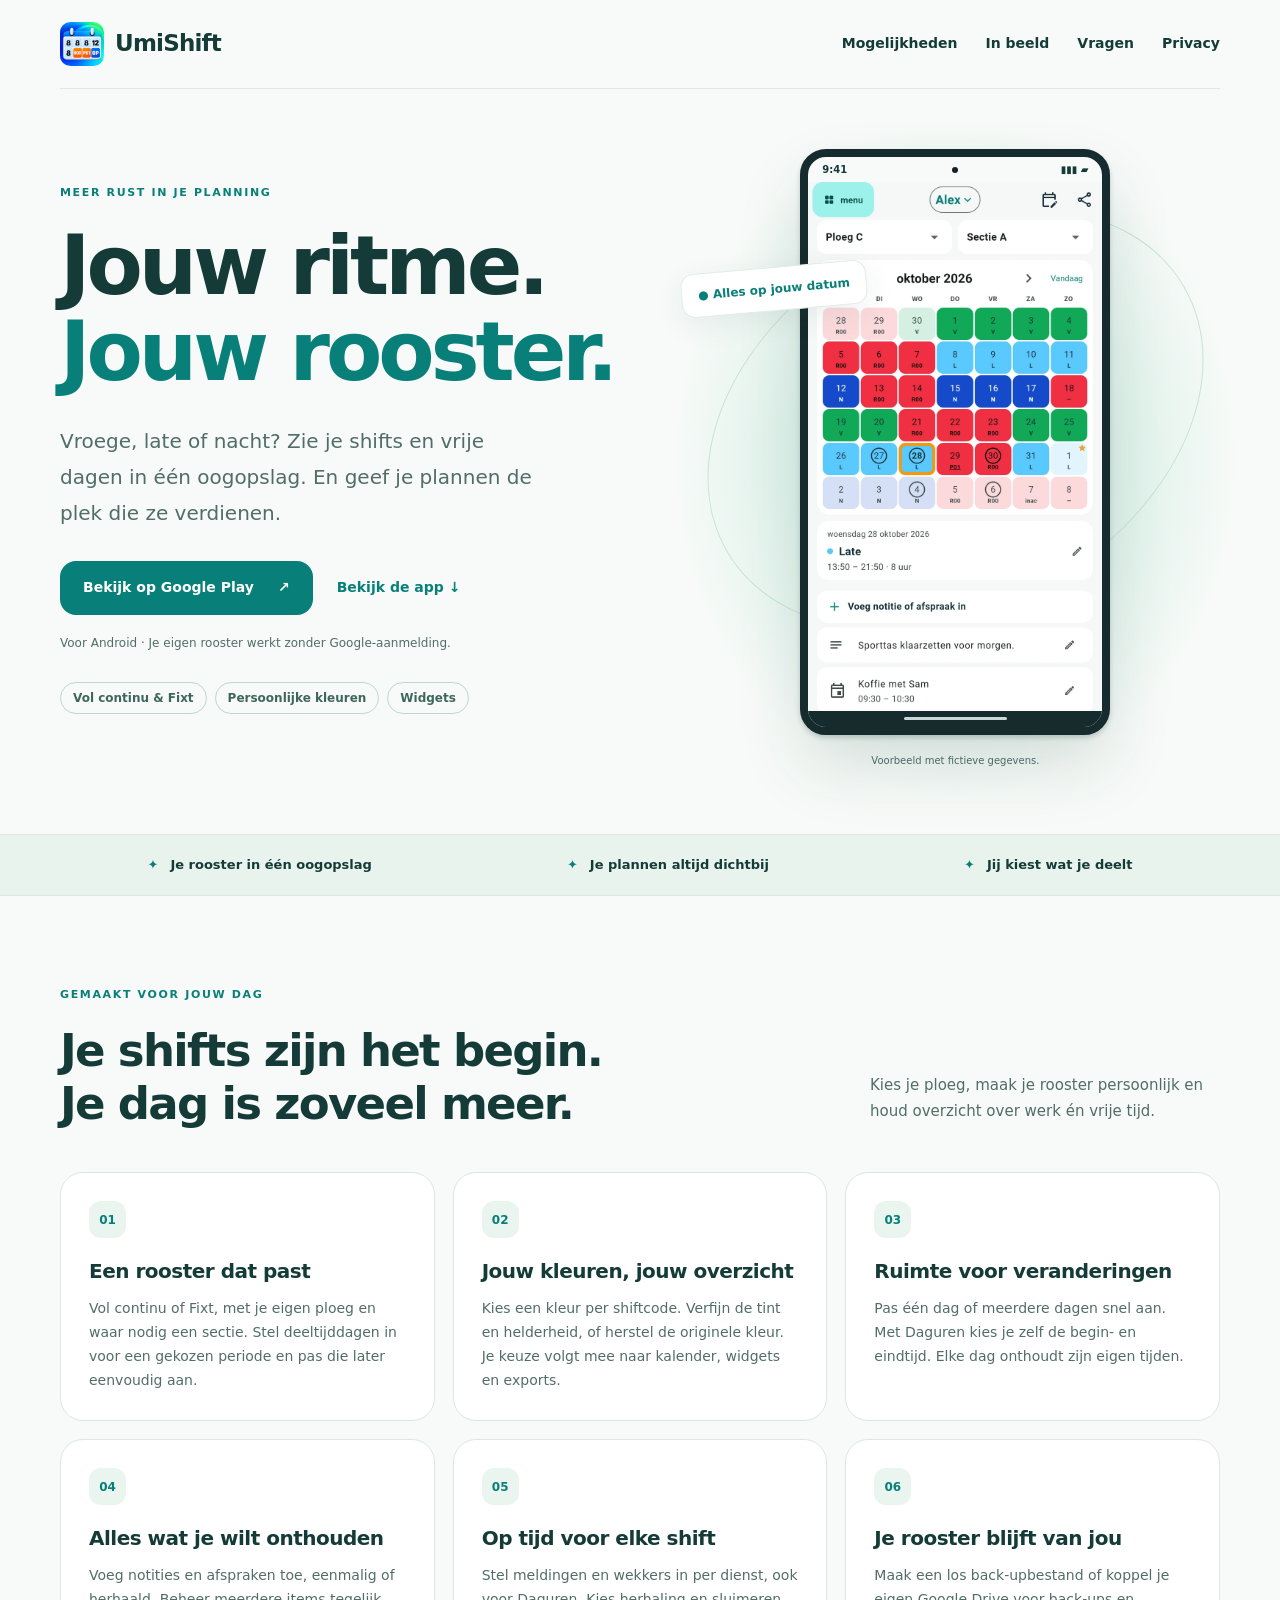
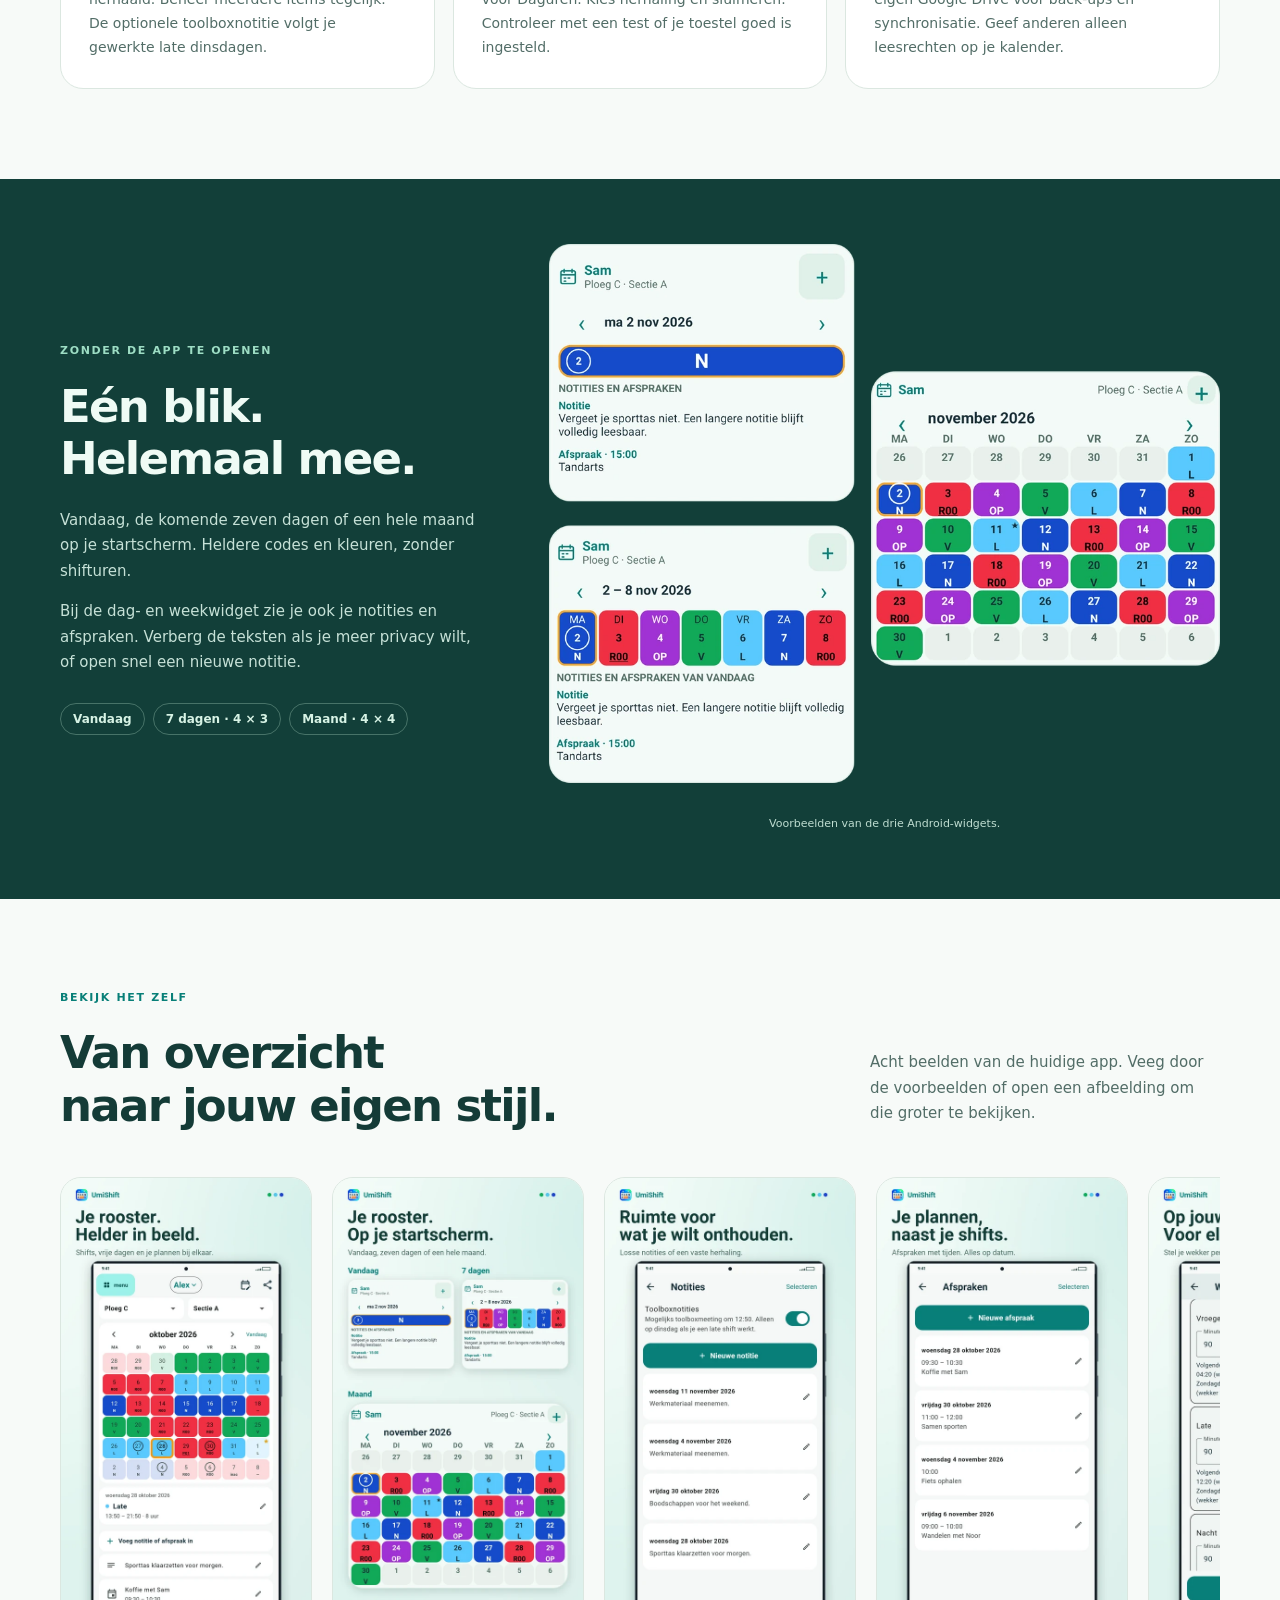
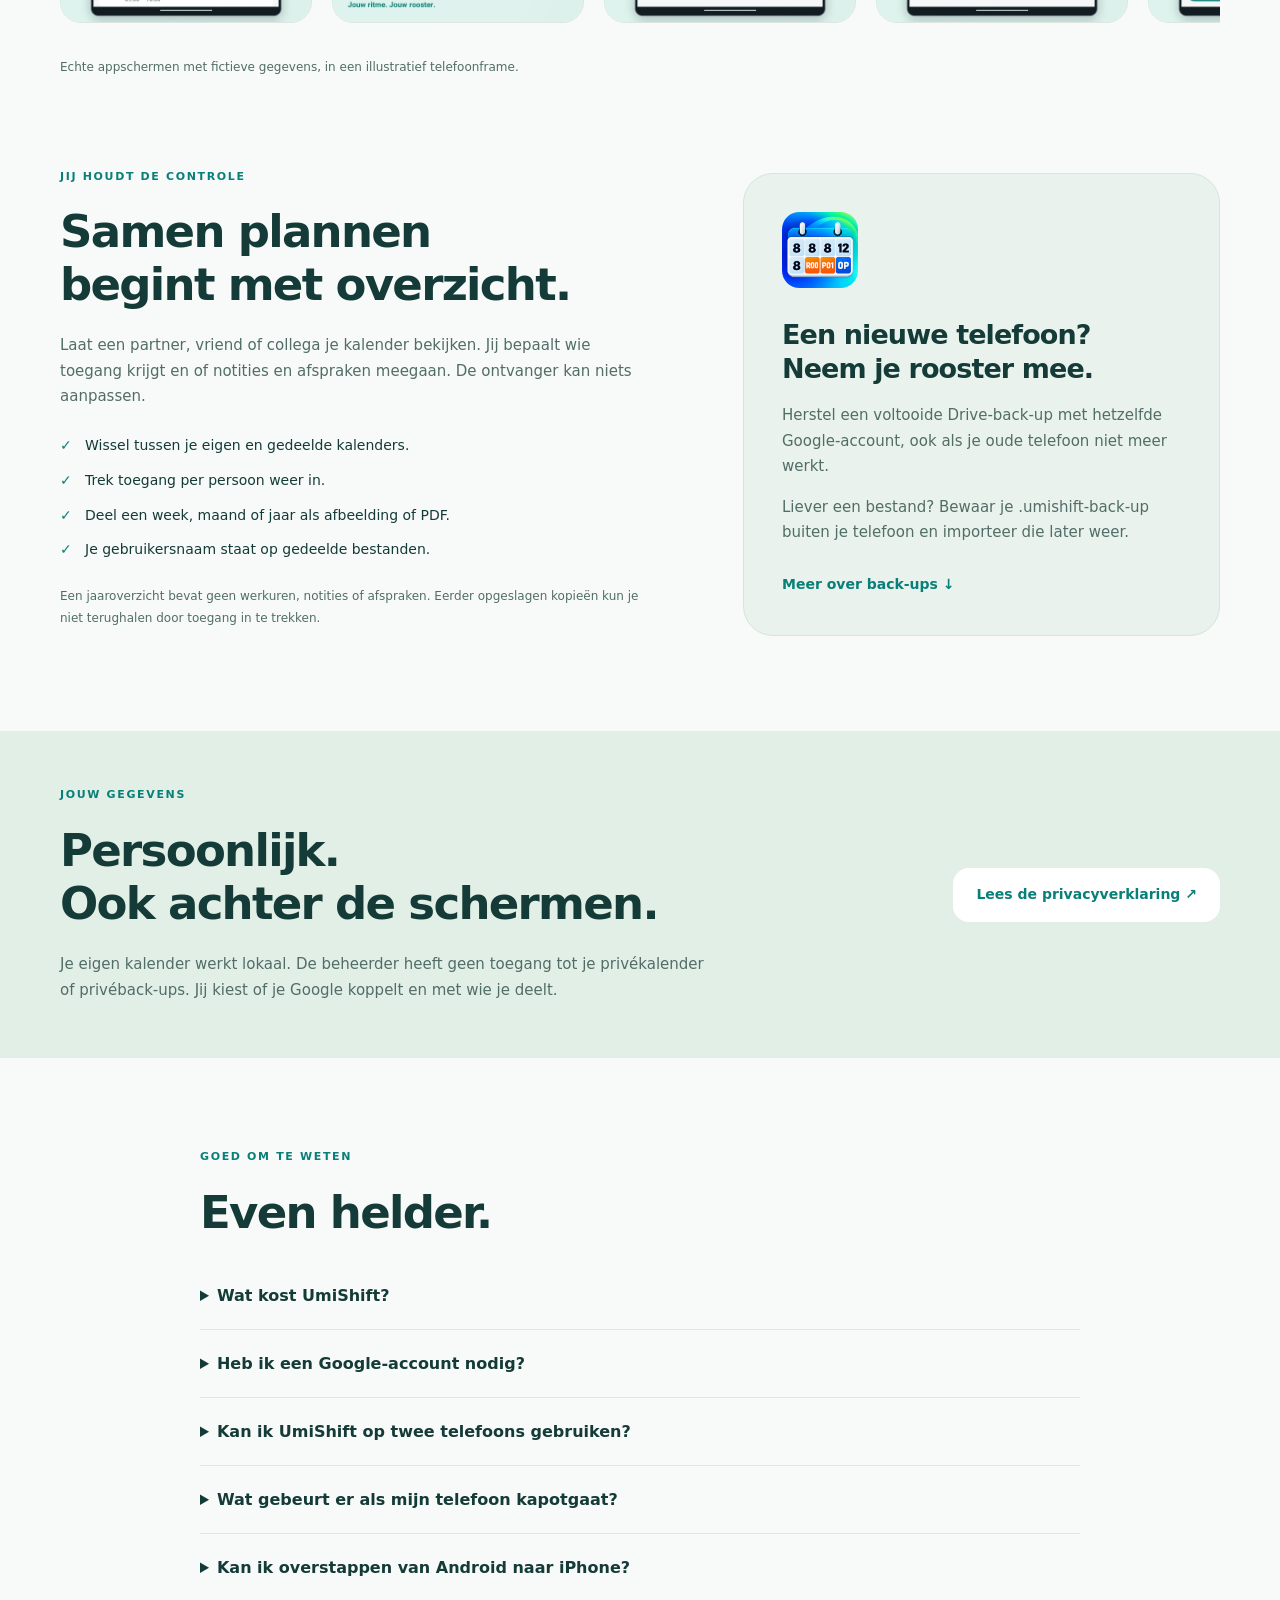
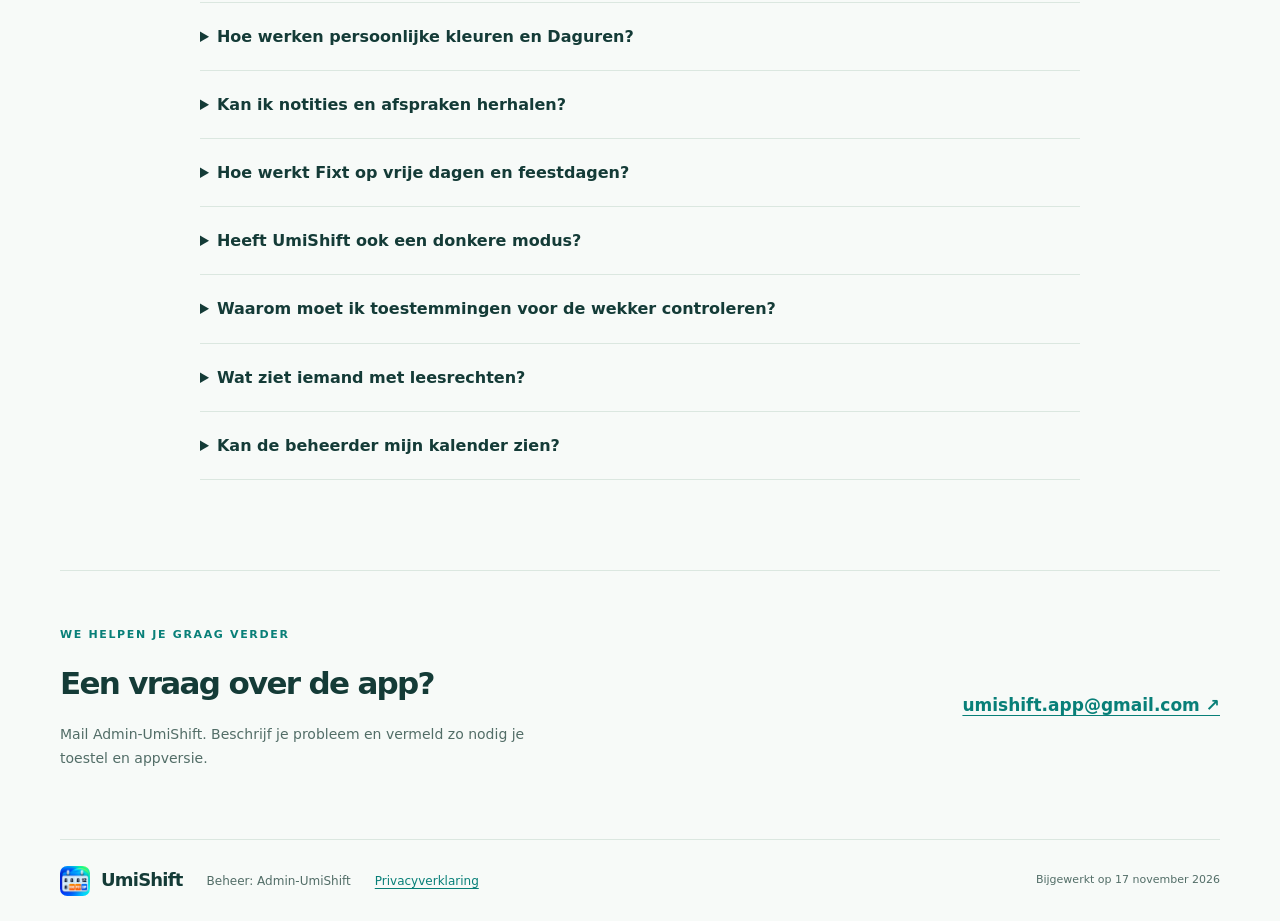
<file: index.html>
<!doctype html>
<html lang="nl">
<head>
  <meta charset="utf-8">
  <meta name="viewport" content="width=device-width, initial-scale=1">
  <meta name="description" content="Jouw ritme. Jouw rooster. UmiShift voor Android brengt je shifts, notities en afspraken samen. Met eigen kleuren, widgets en optionele Google Drive-back-ups.">
  <meta name="google-site-verification" content="CKSwrVfB30yDJoSFj_7Dti12ZYlIlhqrHgDrj8dcSVE">
  <meta name="theme-color" content="#087f78">
  <meta property="og:type" content="website">
  <meta property="og:locale" content="nl_BE">
  <meta property="og:title" content="UmiShift · Jouw ritme. Jouw rooster.">
  <meta property="og:description" content="Je shifts en je plannen. Samen in één helder overzicht.">
  <meta property="og:url" content="https://kolapps.github.io/">
  <meta property="og:image" content="https://kolapps.github.io/images/social.png">
  <meta property="og:image:alt" content="UmiShift met een voorbeeld van de kalender">
  <title>UmiShift · Jouw ritme. Jouw rooster.</title>
  <link rel="canonical" href="https://kolapps.github.io/">
  <link rel="icon" type="image/png" sizes="32x32" href="favicon-32.png">
  <link rel="apple-touch-icon" href="apple-touch-icon.png">
  <link rel="stylesheet" href="style.css">
</head>
<body>
  <a class="skip" href="#inhoud">Naar de inhoud</a>
  <header class="site-header wrap">
    <a class="brand" href="./" aria-label="UmiShift, startpagina"><img src="icon.png" alt="" width="44" height="44"><span>UmiShift</span></a>
    <nav aria-label="Hoofdnavigatie"><a href="#mogelijkheden">Mogelijkheden</a><a href="#in-beeld">In beeld</a><a href="#vragen">Vragen</a><a href="privacy.html">Privacy</a></nav>
  </header>
  <main id="inhoud">
    <section class="hero wrap">
      <div class="hero-copy">
        <p class="eyebrow">MEER RUST IN JE PLANNING</p>
        <h1>Jouw ritme.<br><span>Jouw rooster.</span></h1>
        <p class="intro">Vroege, late of nacht? Zie je shifts en vrije dagen in één oogopslag. En geef je plannen de plek die ze verdienen.</p>
        <div class="hero-actions"><a class="button" href="https://play.google.com/store/apps/details?id=be.umishift.app">Bekijk op Google Play <span aria-hidden="true">↗</span></a><a class="text-link" href="#in-beeld">Bekijk de app ↓</a></div>
        <p class="fine-print">Voor Android · Je eigen rooster werkt zonder Google-aanmelding.</p>
        <div class="hero-tags"><span>Vol continu &amp; Fixt</span><span>Persoonlijke kleuren</span><span>Widgets</span></div>
      </div>
      <figure class="hero-visual">
        <div class="orbit" aria-hidden="true"></div><span class="floating-label">● Alles op jouw datum</span>
        <div class="phone-mock"><div class="phone-status" aria-hidden="true"><span>9:41</span><i></i><span>▮▮▮ ▰</span></div><img src="images/calendar.webp" width="800" height="1440" alt="De UmiShift-kalender met gekleurde shiftcodes, een notitie en een afspraak" fetchpriority="high"><div class="phone-bottom" aria-hidden="true"></div></div>
        <figcaption>Voorbeeld met fictieve gegevens.</figcaption>
      </figure>
    </section>
    <div class="benefit-band"><div class="wrap"><span>Je rooster in één oogopslag</span><span>Je plannen altijd dichtbij</span><span>Jij kiest wat je deelt</span></div></div>
    <section class="section wrap" id="mogelijkheden" aria-labelledby="features-title">
      <div class="section-heading"><div><p class="eyebrow">GEMAAKT VOOR JOUW DAG</p><h2 id="features-title">Je shifts zijn het begin.<br>Je dag is zoveel meer.</h2></div><p>Kies je ploeg, maak je rooster persoonlijk en houd overzicht over werk én vrije tijd.</p></div>
      <div class="feature-grid">
        <article><span class="number">01</span><h3>Een rooster dat past</h3><p>Vol continu of Fixt, met je eigen ploeg en waar nodig een sectie. Stel deeltijddagen in voor een gekozen periode en pas die later eenvoudig aan.</p></article>
        <article><span class="number">02</span><h3>Jouw kleuren, jouw overzicht</h3><p>Kies een kleur per shiftcode. Verfijn de tint en helderheid, of herstel de originele kleur. Je keuze volgt mee naar kalender, widgets en exports.</p></article>
        <article><span class="number">03</span><h3>Ruimte voor veranderingen</h3><p>Pas één dag of meerdere dagen snel aan. Met Daguren kies je zelf de begin- en eindtijd. Elke dag onthoudt zijn eigen tijden.</p></article>
        <article><span class="number">04</span><h3>Alles wat je wilt onthouden</h3><p>Voeg notities en afspraken toe, eenmalig of herhaald. Beheer meerdere items tegelijk. De optionele toolboxnotitie volgt je gewerkte late dinsdagen.</p></article>
        <article><span class="number">05</span><h3>Op tijd voor elke shift</h3><p>Stel meldingen en wekkers in per dienst, ook voor Daguren. Kies herhaling en sluimeren. Controleer met een test of je toestel goed is ingesteld.</p></article>
        <article><span class="number">06</span><h3>Je rooster blijft van jou</h3><p>Maak een los back-upbestand of koppel je eigen Google Drive voor back-ups en synchronisatie. Geef anderen alleen leesrechten op je kalender.</p></article>
      </div>
    </section>
    <section class="widget-section" aria-labelledby="widget-title"><div class="wrap widget-layout">
      <div><p class="eyebrow">ZONDER DE APP TE OPENEN</p><h2 id="widget-title">Eén blik.<br>Helemaal mee.</h2><p>Vandaag, de komende zeven dagen of een hele maand op je startscherm. Heldere codes en kleuren, zonder shifturen.</p><p>Bij de dag- en weekwidget zie je ook je notities en afspraken. Verberg de teksten als je meer privacy wilt, of open snel een nieuwe notitie.</p><div class="hero-tags"><span>Vandaag</span><span>7 dagen · 4 × 3</span><span>Maand · 4 × 4</span></div></div>
      <figure><img src="images/widgets.webp" width="1000" height="840" alt="De echte UmiShift-widgets voor vandaag, zeven dagen en een maand" loading="lazy"><figcaption>Voorbeelden van de drie Android-widgets.</figcaption></figure>
    </div></section>
    <section class="section wrap" id="in-beeld" aria-labelledby="screens-title">
      <div class="section-heading"><div><p class="eyebrow">BEKIJK HET ZELF</p><h2 id="screens-title">Van overzicht<br>naar jouw eigen stijl.</h2></div><p>Acht beelden van de huidige app. Veeg door de voorbeelden of open een afbeelding om die groter te bekijken.</p></div>
      <div class="screenshot-gallery" tabindex="0" role="region" aria-label="Acht voorbeelden van UmiShift; horizontaal scrollbaar">
        <a href="images/01-kalender.webp"><img src="images/01-kalender.webp" alt="Kalender met shifts, notitie en afspraak" width="540" height="960" loading="lazy"></a>
        <a href="images/02-widgets.webp"><img src="images/02-widgets.webp" alt="Widgets voor vandaag, zeven dagen en de maand" width="540" height="960" loading="lazy"></a>
        <a href="images/03-notities.webp"><img src="images/03-notities.webp" alt="Notities en de schakelaar voor toolboxnotities" width="540" height="960" loading="lazy"></a>
        <a href="images/04-afspraken.webp"><img src="images/04-afspraken.webp" alt="Afspraken met begin- en eindtijden" width="540" height="960" loading="lazy"></a>
        <a href="images/05-wekker.webp"><img src="images/05-wekker.webp" alt="Wekkerinstellingen per shift" width="540" height="960" loading="lazy"></a>
        <a href="images/06-backups.webp"><img src="images/06-backups.webp" alt="Handmatige en automatische back-ups via Google Drive" width="540" height="960" loading="lazy"></a>
        <a href="images/07-kalender-delen.webp"><img src="images/07-kalender-delen.webp" alt="Kalender delen met leesrechten en keuzes voor notities en afspraken" width="540" height="960" loading="lazy"></a>
        <a href="images/08-shiftkleuren.webp"><img src="images/08-shiftkleuren.webp" alt="Kleurkiezer met kleurenbalk, verfijningsvlak en direct voorbeeld" width="540" height="960" loading="lazy"></a>
      </div><p class="caption">Echte appschermen met fictieve gegevens, in een illustratief telefoonframe.</p>
    </section>
    <section class="section wrap split-section" aria-labelledby="sharing-title">
      <div><p class="eyebrow">JIJ HOUDT DE CONTROLE</p><h2 id="sharing-title">Samen plannen<br>begint met overzicht.</h2><p>Laat een partner, vriend of collega je kalender bekijken. Jij bepaalt wie toegang krijgt en of notities en afspraken meegaan. De ontvanger kan niets aanpassen.</p><ul class="check-list"><li>Wissel tussen je eigen en gedeelde kalenders.</li><li>Trek toegang per persoon weer in.</li><li>Deel een week, maand of jaar als afbeelding of PDF.</li><li>Je gebruikersnaam staat op gedeelde bestanden.</li></ul><p class="fine-print">Een jaaroverzicht bevat geen werkuren, notities of afspraken. Eerder opgeslagen kopieën kun je niet terughalen door toegang in te trekken.</p></div>
      <div class="quiet-card"><img src="icon.png" alt="" width="76" height="76" loading="lazy"><h3>Een nieuwe telefoon?<br>Neem je rooster mee.</h3><p>Herstel een voltooide Drive-back-up met hetzelfde Google-account, ook als je oude telefoon niet meer werkt.</p><p>Liever een bestand? Bewaar je .umishift-back-up buiten je telefoon en importeer die later weer.</p><a class="text-link" href="#vragen">Meer over back-ups ↓</a></div>
    </section>
    <section class="privacy-strip"><div class="wrap privacy-strip-inner"><div><p class="eyebrow">JOUW GEGEVENS</p><h2>Persoonlijk.<br>Ook achter de schermen.</h2><p>Je eigen kalender werkt lokaal. De beheerder heeft geen toegang tot je privékalender of privéback-ups. Jij kiest of je Google koppelt en met wie je deelt.</p></div><a class="button button-light" href="privacy.html">Lees de privacyverklaring ↗</a></div></section>
    <section class="section faq wrap" id="vragen" aria-labelledby="faq-title">
      <p class="eyebrow">GOED OM TE WETEN</p><h2 id="faq-title">Even helder.</h2>
      <details><summary>Wat kost UmiShift?</summary><p>UmiShift is momenteel gratis te gebruiken. Later kunnen bepaalde functies betalend worden via een aankoop in de app. Prijzen en voorwaarden worden vooraf duidelijk meegedeeld. Je betaalt alleen als je zelf een aankoop bevestigt.</p></details>
      <details><summary>Heb ik een Google-account nodig?</summary><p>Nee voor je eigen rooster, wijzigingen, notities en afspraken. Een Google-account is wel nodig voor Drive-back-ups, synchronisatie en het delen of openen van een gedeelde kalender. Je kunt ook alleen gedeelde kalenders gebruiken, zonder een eigen rooster te kiezen.</p></details>
      <details><summary>Kan ik UmiShift op twee telefoons gebruiken?</summary><p>Ja. Koppel hetzelfde Google-account en schakel automatische back-up en synchronisatie in, of kies Nu synchroniseren. Offline wijzigingen worden later verwerkt. Dit is geen gegarandeerde onmiddellijke liveverbinding: Android, je netwerk en batterijbeheer bepalen wanneer achtergrondtaken kunnen starten. Meldingen en wekkers kun je per toestel aan- of uitzetten.</p></details>
      <details><summary>Wat gebeurt er als mijn telefoon kapotgaat?</summary><p>Je kunt op een nieuwe telefoon een eerder voltooide cloudback-up herstellen met hetzelfde Google-account. De oude telefoon is niet nodig. Een los back-upbestand werkt ook als je dat buiten de oude telefoon hebt bewaard. Zonder zo'n back-up kunnen verloren lokale gegevens niet worden teruggehaald.</p></details>
      <details><summary>Kan ik overstappen van Android naar iPhone?</summary><p>De huidige app is alleen voor Android. Er is nog geen beschikbare iOS-app of automatische iCloud-back-up. Het UmiShift-bestandsformaat is voorbereid op een latere iOS-versie. Een volledig iPhone-systeemback-upbestand kun je niet importeren. Een los .umishift-bestand uit iCloud Drive kun je na downloaden wel op Android herstellen.</p></details>
      <details><summary>Hoe werken persoonlijke kleuren en Daguren?</summary><p>Onder Weergave en widgets kies je Shiftkleuren. Tik op een code om de kleur te verfijnen of te herstellen. Kleuren gaan mee in je back-up en synchronisatie. Elke datum met Daguren onthoudt zijn eigen tijden. Een algemene Dag-kleur geldt ook voor bestaande dagen; na herstel van die algemene kleur verschijnen de oorspronkelijke kleuren per datum weer.</p></details>
      <details><summary>Kan ik notities en afspraken herhalen?</summary><p>Ja, via Notities of Afspraken in het menu. Kies je herhaling, interval en einddatum. Je kunt meerdere items tegelijk verwijderen. De optionele toolboxnotitie verschijnt alleen op een dinsdag waarop je daadwerkelijk een late shift werkt.</p></details>
      <details><summary>Hoe werkt Fixt op vrije dagen en feestdagen?</summary><p>Fixt heeft ploegen A, B en C, zonder secties. Je werkt op weekdagen; weekends krijgen inac. Bij het instellen kies je of je op feestdagen werkt. Zonder werk op een feestdag verschijnt F. Een ingestelde deeltijddag krijgt INDT, ook als die samenvalt met een feestdag. Deeltijds werken kun je ook bij vol continu instellen.</p></details>
      <details><summary>Heeft UmiShift ook een donkere modus?</summary><p>Ja. Kies licht, donker of volg de instelling van je telefoon. Je eigen kleurkeuzes blijven behouden.</p><img src="images/dark-calendar.webp" alt="Voorbeeld van de kalender in donkere modus" width="240" height="432" loading="lazy"></details>
      <details><summary>Waarom moet ik toestemmingen voor de wekker controleren?</summary><p>Android-toestemmingen en batterijbeheer kunnen meldingen en wekkers beïnvloeden. Controle en testen helpt je onder andere het alarmvolume, nauwkeurige alarmen en volledig scherm na te kijken. Test een wekker op je eigen toestel voordat je erop vertrouwt.</p></details>
      <details><summary>Wat ziet iemand met leesrechten?</summary><p>Je gedeelde hoofdrooster, gebruikersnaam en roosterwijzigingen. Notities en afspraken staan standaard uit; je kiest dit per ontvanger. Afwezigheidscodes blijven onderdeel van het rooster: controleer ook die vóór het delen. Je Google-e-mailadres is zichtbaar als eigenaar. Je kunt de toegang later intrekken.</p></details>
      <details><summary>Kan de beheerder mijn kalender zien?</summary><p>Niet via een beheeromgeving. Je gegevens staan op je toestel en eventueel in je eigen Drive. De beheerder ziet wel informatie die je zelf mailt of bewust met hem deelt. Stuur geen wachtwoorden en maak persoonlijke details op screenshots onleesbaar.</p></details>
    </section>
    <section class="contact wrap"><div><p class="eyebrow">WE HELPEN JE GRAAG VERDER</p><h2>Een vraag over de app?</h2><p>Mail Admin-UmiShift. Beschrijf je probleem en vermeld zo nodig je toestel en appversie.</p></div><a class="contact-link" href="mailto:umishift.app@gmail.com">umishift.app@gmail.com ↗</a></section>
  </main>
  <footer class="site-footer wrap"><a class="brand" href="./"><img src="icon.png" alt="" width="30" height="30"><span>UmiShift</span></a><span>Beheer: Admin-UmiShift</span><a href="privacy.html">Privacyverklaring</a><small>Bijgewerkt op 17 november 2026</small></footer>
</body>
</html>
</file>
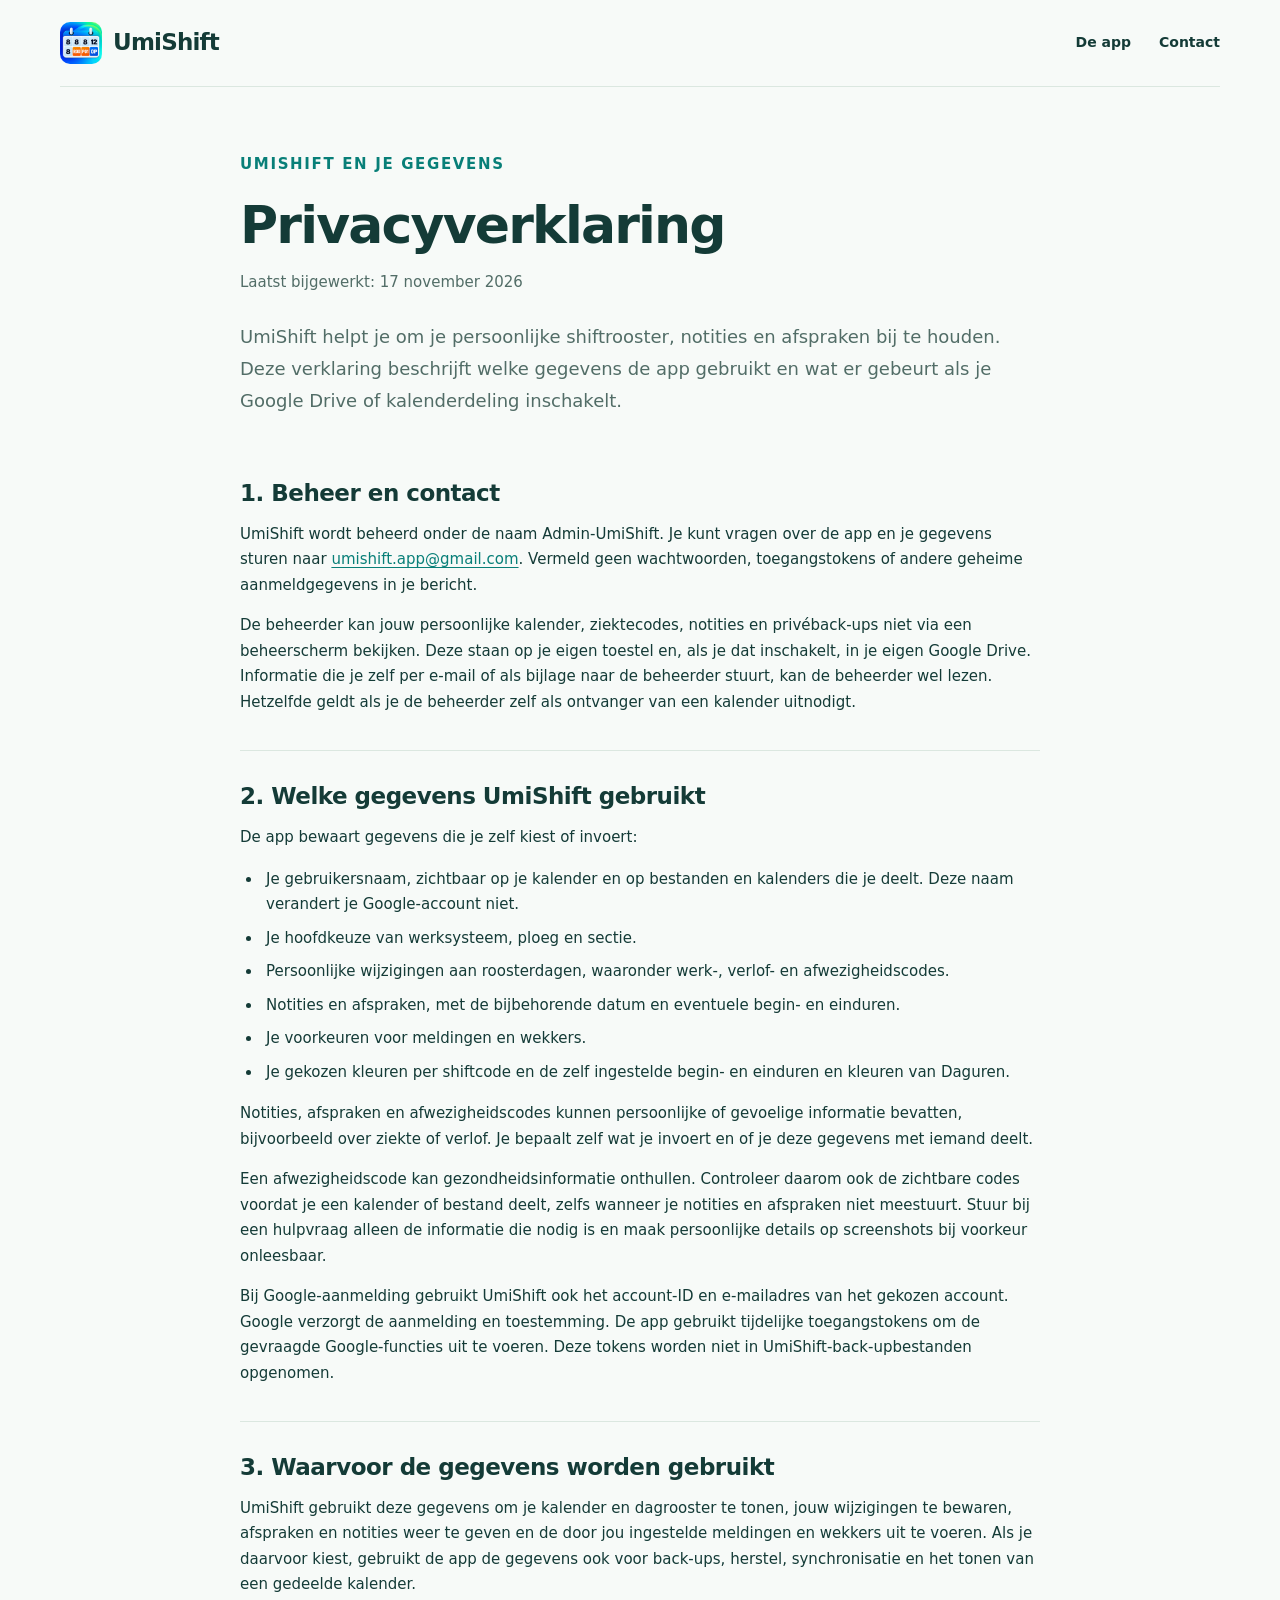
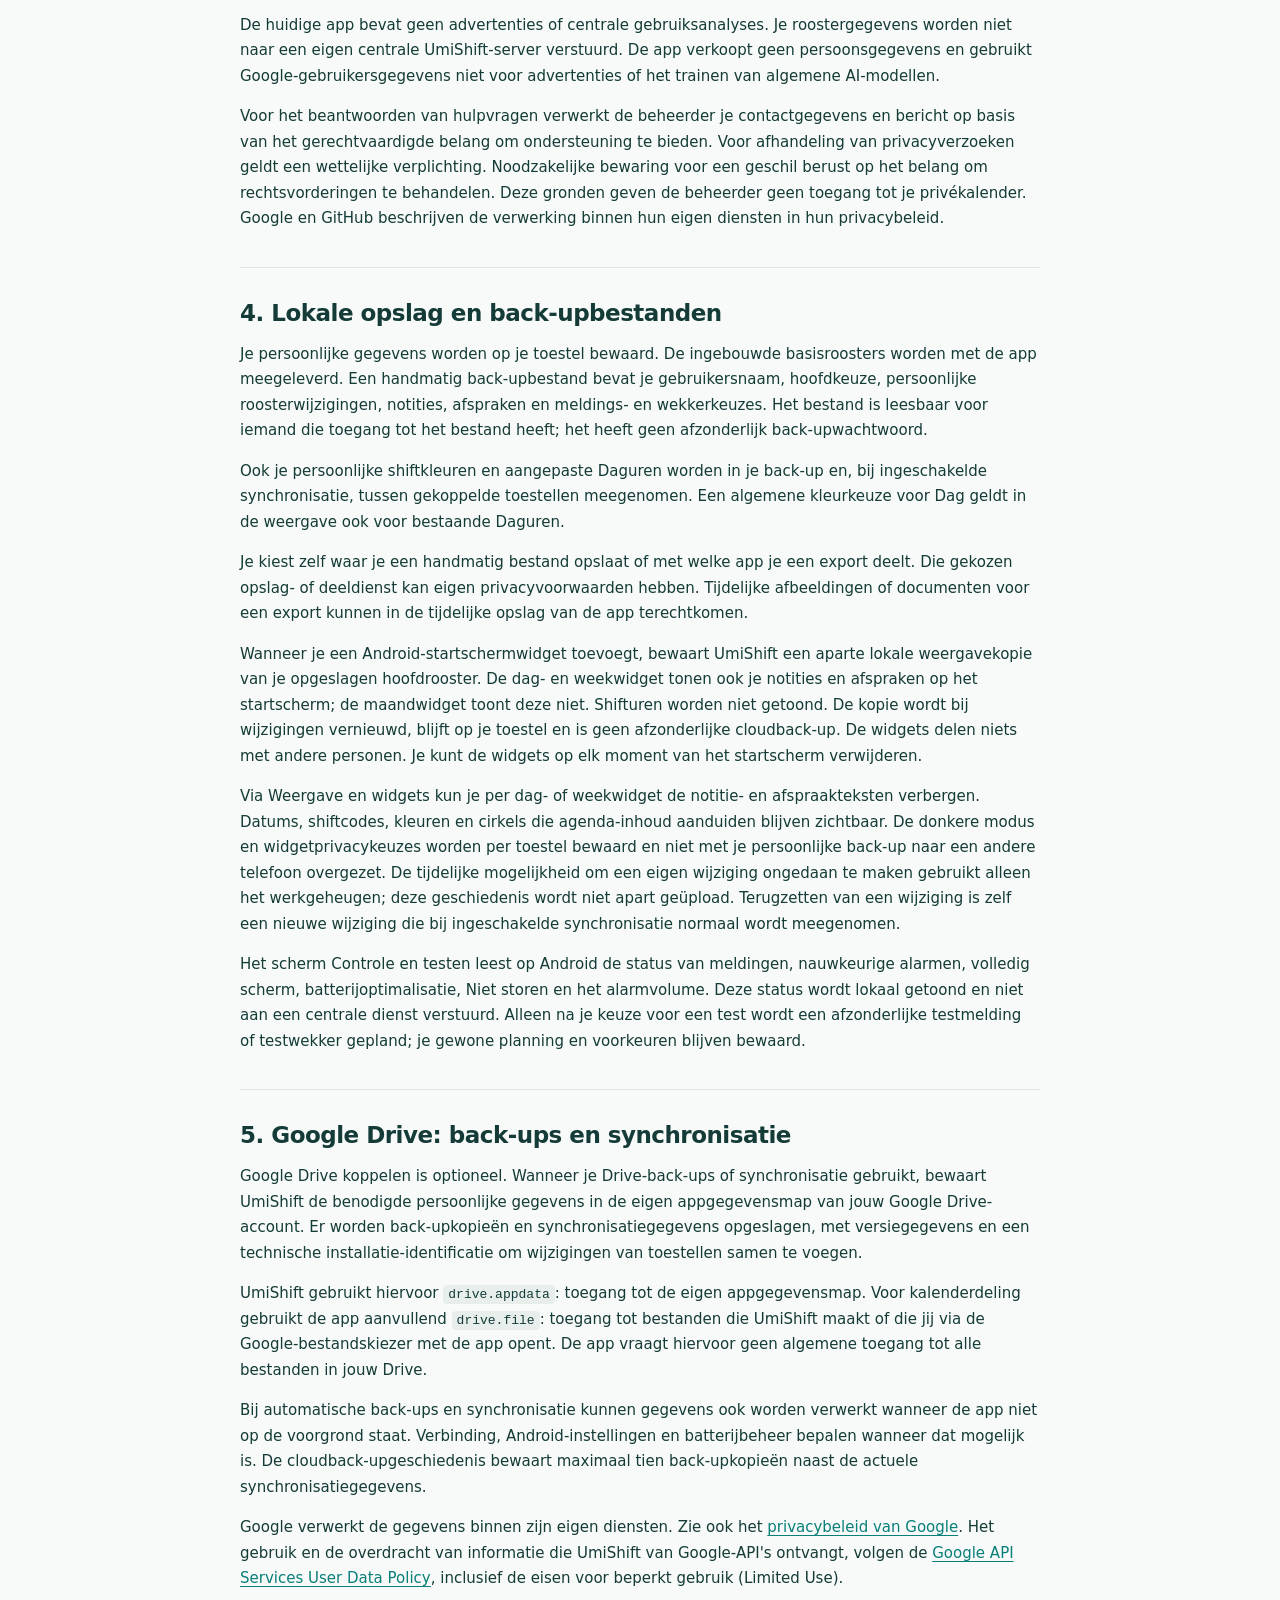
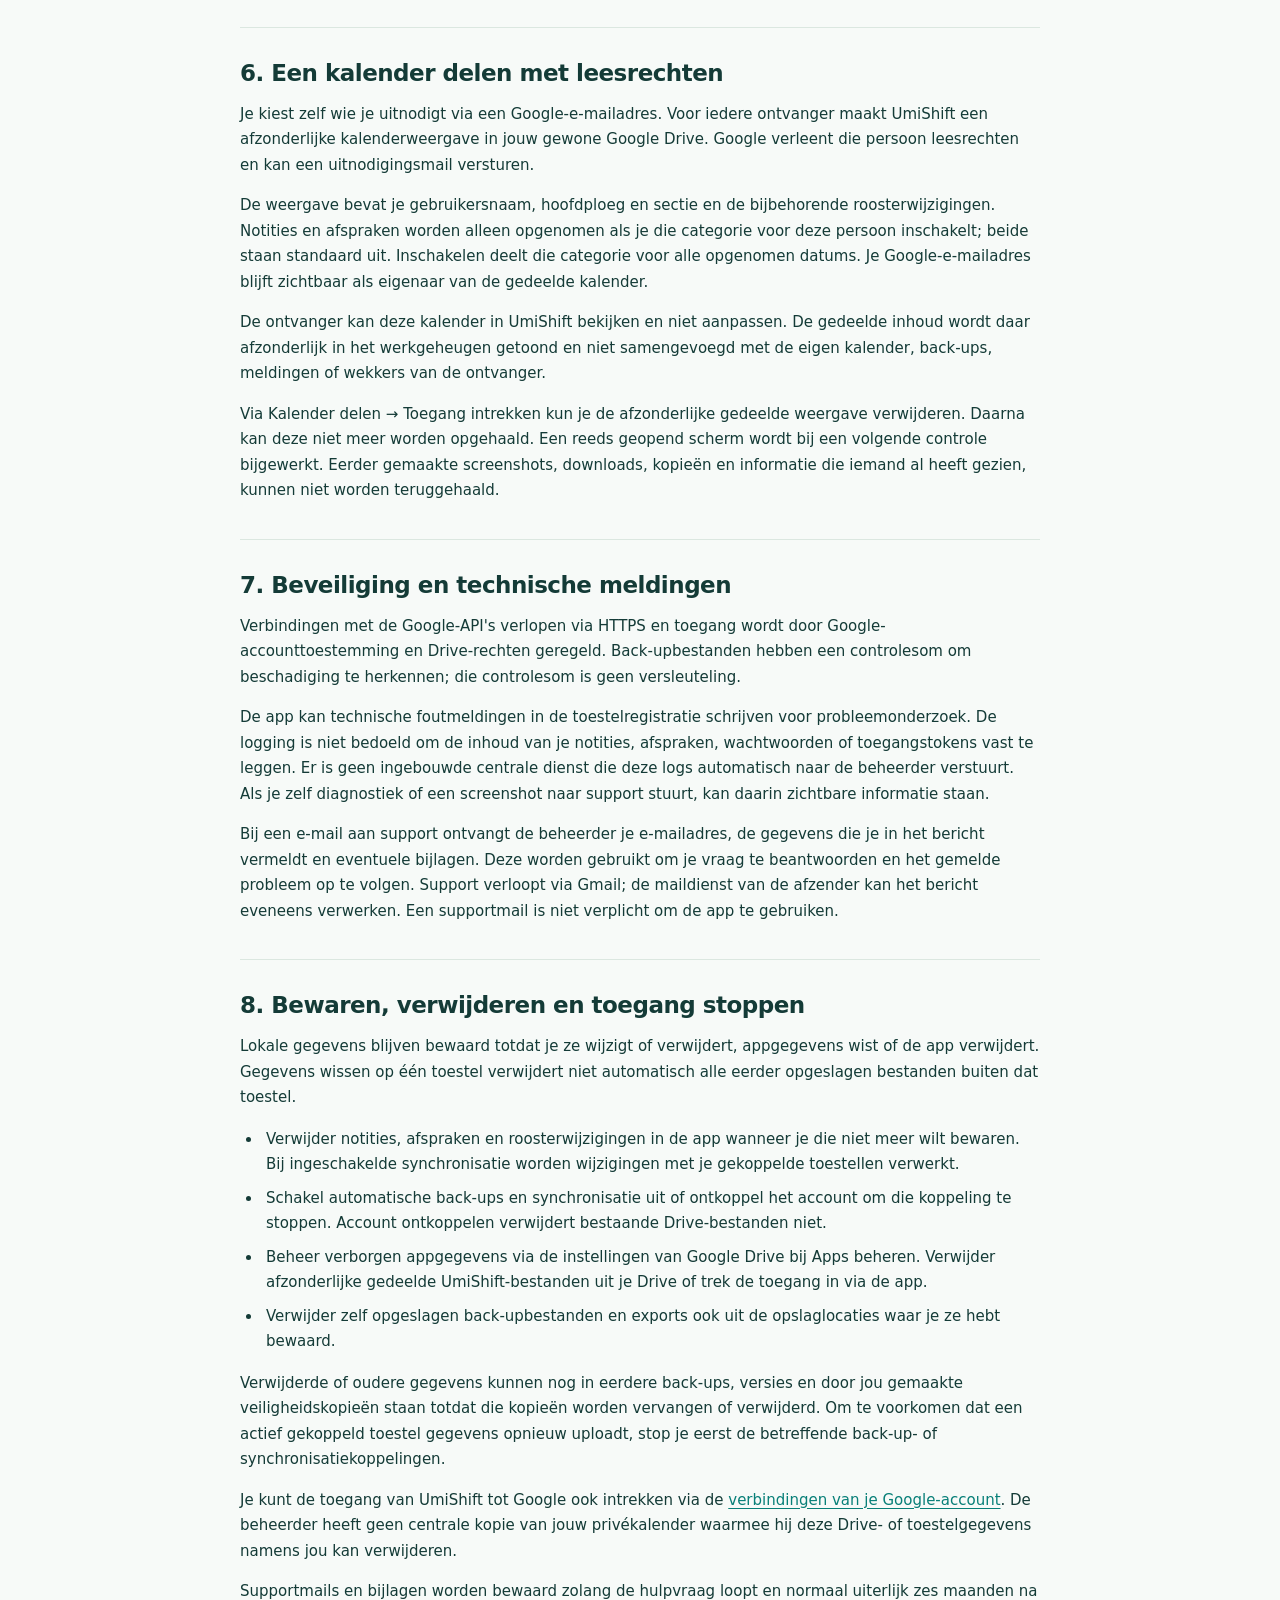
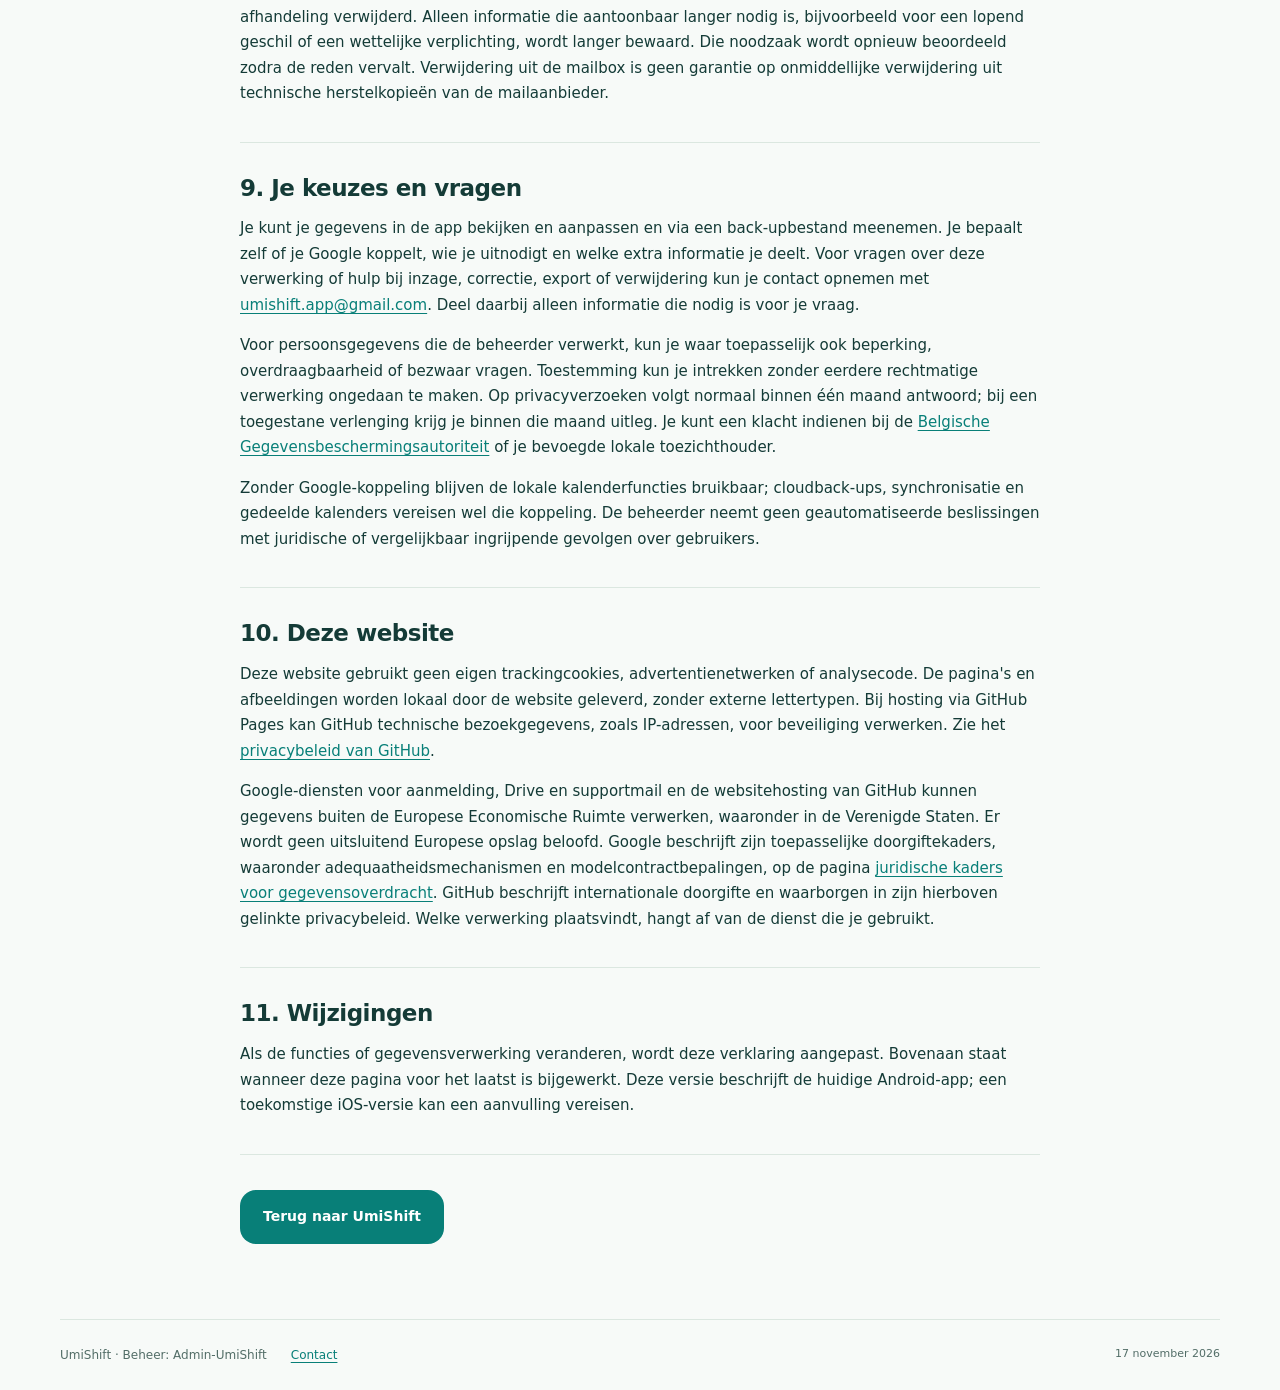
<file: privacy.html>
<!doctype html>
<html lang="nl">
<head>
  <meta charset="utf-8">
  <meta name="viewport" content="width=device-width, initial-scale=1">
  <meta name="description" content="Hoe UmiShift omgaat met je rooster, notities, afspraken, Google Drive-back-ups en gedeelde kalenders.">
  <title>Privacyverklaring · UmiShift</title>
  <link rel="icon" type="image/png" href="icon.png">
  <link rel="stylesheet" href="style.css">
</head>
<body>
  <a class="skip" href="#inhoud">Naar de inhoud</a>
  <header class="site-header wrap"><a class="brand" href="./" aria-label="UmiShift, startpagina"><img src="icon.png" alt="" width="42" height="42"><span>UmiShift</span></a><nav aria-label="Hoofdnavigatie"><a href="./">De app</a><a href="mailto:umishift.app@gmail.com">Contact</a></nav></header>
  <main id="inhoud" class="policy wrap">
    <p class="eyebrow">UMISHIFT EN JE GEGEVENS</p>
    <h1>Privacyverklaring</h1>
    <p class="policy-date">Laatst bijgewerkt: 17 november 2026</p>
    <p class="intro">UmiShift helpt je om je persoonlijke shiftrooster, notities en afspraken bij te houden. Deze verklaring beschrijft welke gegevens de app gebruikt en wat er gebeurt als je Google Drive of kalenderdeling inschakelt.</p>
    <section><h2>1. Beheer en contact</h2>
    <p>UmiShift wordt beheerd onder de naam Admin-UmiShift. Je kunt vragen over de app en je gegevens sturen naar <a href="mailto:umishift.app@gmail.com">umishift.app@gmail.com</a>. Vermeld geen wachtwoorden, toegangstokens of andere geheime aanmeldgegevens in je bericht.</p>
    <p>De beheerder kan jouw persoonlijke kalender, ziektecodes, notities en privéback-ups niet via een beheerscherm bekijken. Deze staan op je eigen toestel en, als je dat inschakelt, in je eigen Google Drive. Informatie die je zelf per e-mail of als bijlage naar de beheerder stuurt, kan de beheerder wel lezen. Hetzelfde geldt als je de beheerder zelf als ontvanger van een kalender uitnodigt.</p>
    </section>
    <section><h2>2. Welke gegevens UmiShift gebruikt</h2>
    <p>De app bewaart gegevens die je zelf kiest of invoert:</p>
    <ul>
    <li>Je gebruikersnaam, zichtbaar op je kalender en op bestanden en kalenders die je deelt. Deze naam verandert je Google-account niet.</li>
    <li>Je hoofdkeuze van werksysteem, ploeg en sectie.</li>
    <li>Persoonlijke wijzigingen aan roosterdagen, waaronder werk-, verlof- en afwezigheidscodes.</li>
    <li>Notities en afspraken, met de bijbehorende datum en eventuele begin- en einduren.</li>
    <li>Je voorkeuren voor meldingen en wekkers.</li>
    <li>Je gekozen kleuren per shiftcode en de zelf ingestelde begin- en einduren en kleuren van Daguren.</li>
    </ul>
    <p>Notities, afspraken en afwezigheidscodes kunnen persoonlijke of gevoelige informatie bevatten, bijvoorbeeld over ziekte of verlof. Je bepaalt zelf wat je invoert en of je deze gegevens met iemand deelt.</p>
    <p>Een afwezigheidscode kan gezondheidsinformatie onthullen. Controleer daarom ook de zichtbare codes voordat je een kalender of bestand deelt, zelfs wanneer je notities en afspraken niet meestuurt. Stuur bij een hulpvraag alleen de informatie die nodig is en maak persoonlijke details op screenshots bij voorkeur onleesbaar.</p>
    <p>Bij Google-aanmelding gebruikt UmiShift ook het account-ID en e-mailadres van het gekozen account. Google verzorgt de aanmelding en toestemming. De app gebruikt tijdelijke toegangstokens om de gevraagde Google-functies uit te voeren. Deze tokens worden niet in UmiShift-back-upbestanden opgenomen.</p>
    </section>
    <section><h2>3. Waarvoor de gegevens worden gebruikt</h2>
    <p>UmiShift gebruikt deze gegevens om je kalender en dagrooster te tonen, jouw wijzigingen te bewaren, afspraken en notities weer te geven en de door jou ingestelde meldingen en wekkers uit te voeren. Als je daarvoor kiest, gebruikt de app de gegevens ook voor back-ups, herstel, synchronisatie en het tonen van een gedeelde kalender.</p>
    <p>De huidige app bevat geen advertenties of centrale gebruiksanalyses. Je roostergegevens worden niet naar een eigen centrale UmiShift-server verstuurd. De app verkoopt geen persoonsgegevens en gebruikt Google-gebruikersgegevens niet voor advertenties of het trainen van algemene AI-modellen.</p>
    <p>Voor het beantwoorden van hulpvragen verwerkt de beheerder je contactgegevens en bericht op basis van het gerechtvaardigde belang om ondersteuning te bieden. Voor afhandeling van privacyverzoeken geldt een wettelijke verplichting. Noodzakelijke bewaring voor een geschil berust op het belang om rechtsvorderingen te behandelen. Deze gronden geven de beheerder geen toegang tot je privékalender. Google en GitHub beschrijven de verwerking binnen hun eigen diensten in hun privacybeleid.</p>
    </section>
    <section><h2>4. Lokale opslag en back-upbestanden</h2>
    <p>Je persoonlijke gegevens worden op je toestel bewaard. De ingebouwde basisroosters worden met de app meegeleverd. Een handmatig back-upbestand bevat je gebruikersnaam, hoofdkeuze, persoonlijke roosterwijzigingen, notities, afspraken en meldings- en wekkerkeuzes. Het bestand is leesbaar voor iemand die toegang tot het bestand heeft; het heeft geen afzonderlijk back-upwachtwoord.</p>
    <p>Ook je persoonlijke shiftkleuren en aangepaste Daguren worden in je back-up en, bij ingeschakelde synchronisatie, tussen gekoppelde toestellen meegenomen. Een algemene kleurkeuze voor Dag geldt in de weergave ook voor bestaande Daguren.</p>
    <p>Je kiest zelf waar je een handmatig bestand opslaat of met welke app je een export deelt. Die gekozen opslag- of deeldienst kan eigen privacyvoorwaarden hebben. Tijdelijke afbeeldingen of documenten voor een export kunnen in de tijdelijke opslag van de app terechtkomen.</p>
    <p>Wanneer je een Android-startschermwidget toevoegt, bewaart UmiShift een aparte lokale weergavekopie van je opgeslagen hoofdrooster. De dag- en weekwidget tonen ook je notities en afspraken op het startscherm; de maandwidget toont deze niet. Shifturen worden niet getoond. De kopie wordt bij wijzigingen vernieuwd, blijft op je toestel en is geen afzonderlijke cloudback-up. De widgets delen niets met andere personen. Je kunt de widgets op elk moment van het startscherm verwijderen.</p>
    <p>Via Weergave en widgets kun je per dag- of weekwidget de notitie- en afspraakteksten verbergen. Datums, shiftcodes, kleuren en cirkels die agenda-inhoud aanduiden blijven zichtbaar. De donkere modus en widgetprivacykeuzes worden per toestel bewaard en niet met je persoonlijke back-up naar een andere telefoon overgezet. De tijdelijke mogelijkheid om een eigen wijziging ongedaan te maken gebruikt alleen het werkgeheugen; deze geschiedenis wordt niet apart geüpload. Terugzetten van een wijziging is zelf een nieuwe wijziging die bij ingeschakelde synchronisatie normaal wordt meegenomen.</p>
    <p>Het scherm Controle en testen leest op Android de status van meldingen, nauwkeurige alarmen, volledig scherm, batterijoptimalisatie, Niet storen en het alarmvolume. Deze status wordt lokaal getoond en niet aan een centrale dienst verstuurd. Alleen na je keuze voor een test wordt een afzonderlijke testmelding of testwekker gepland; je gewone planning en voorkeuren blijven bewaard.</p>
    </section>
    <section><h2>5. Google Drive: back-ups en synchronisatie</h2>
    <p>Google Drive koppelen is optioneel. Wanneer je Drive-back-ups of synchronisatie gebruikt, bewaart UmiShift de benodigde persoonlijke gegevens in de eigen appgegevensmap van jouw Google Drive-account. Er worden back-upkopieën en synchronisatiegegevens opgeslagen, met versiegegevens en een technische installatie-identificatie om wijzigingen van toestellen samen te voegen.</p>
    <p>UmiShift gebruikt hiervoor <code>drive.appdata</code>: toegang tot de eigen appgegevensmap. Voor kalenderdeling gebruikt de app aanvullend <code>drive.file</code>: toegang tot bestanden die UmiShift maakt of die jij via de Google-bestandskiezer met de app opent. De app vraagt hiervoor geen algemene toegang tot alle bestanden in jouw Drive.</p>
    <p>Bij automatische back-ups en synchronisatie kunnen gegevens ook worden verwerkt wanneer de app niet op de voorgrond staat. Verbinding, Android-instellingen en batterijbeheer bepalen wanneer dat mogelijk is. De cloudback-upgeschiedenis bewaart maximaal tien back-upkopieën naast de actuele synchronisatiegegevens.</p>
    <p>Google verwerkt de gegevens binnen zijn eigen diensten. Zie ook het <a href="https://policies.google.com/privacy">privacybeleid van Google</a>. Het gebruik en de overdracht van informatie die UmiShift van Google-API&#x27;s ontvangt, volgen de <a href="https://developers.google.com/terms/api-services-user-data-policy">Google API Services User Data Policy</a>, inclusief de eisen voor beperkt gebruik (Limited Use).</p>
    </section>
    <section><h2>6. Een kalender delen met leesrechten</h2>
    <p>Je kiest zelf wie je uitnodigt via een Google-e-mailadres. Voor iedere ontvanger maakt UmiShift een afzonderlijke kalenderweergave in jouw gewone Google Drive. Google verleent die persoon leesrechten en kan een uitnodigingsmail versturen.</p>
    <p>De weergave bevat je gebruikersnaam, hoofdploeg en sectie en de bijbehorende roosterwijzigingen. Notities en afspraken worden alleen opgenomen als je die categorie voor deze persoon inschakelt; beide staan standaard uit. Inschakelen deelt die categorie voor alle opgenomen datums. Je Google-e-mailadres blijft zichtbaar als eigenaar van de gedeelde kalender.</p>
    <p>De ontvanger kan deze kalender in UmiShift bekijken en niet aanpassen. De gedeelde inhoud wordt daar afzonderlijk in het werkgeheugen getoond en niet samengevoegd met de eigen kalender, back-ups, meldingen of wekkers van de ontvanger.</p>
    <p>Via Kalender delen → Toegang intrekken kun je de afzonderlijke gedeelde weergave verwijderen. Daarna kan deze niet meer worden opgehaald. Een reeds geopend scherm wordt bij een volgende controle bijgewerkt. Eerder gemaakte screenshots, downloads, kopieën en informatie die iemand al heeft gezien, kunnen niet worden teruggehaald.</p>
    </section>
    <section><h2>7. Beveiliging en technische meldingen</h2>
    <p>Verbindingen met de Google-API&#x27;s verlopen via HTTPS en toegang wordt door Google-accounttoestemming en Drive-rechten geregeld. Back-upbestanden hebben een controlesom om beschadiging te herkennen; die controlesom is geen versleuteling.</p>
    <p>De app kan technische foutmeldingen in de toestelregistratie schrijven voor probleemonderzoek. De logging is niet bedoeld om de inhoud van je notities, afspraken, wachtwoorden of toegangstokens vast te leggen. Er is geen ingebouwde centrale dienst die deze logs automatisch naar de beheerder verstuurt. Als je zelf diagnostiek of een screenshot naar support stuurt, kan daarin zichtbare informatie staan.</p>
    <p>Bij een e-mail aan support ontvangt de beheerder je e-mailadres, de gegevens die je in het bericht vermeldt en eventuele bijlagen. Deze worden gebruikt om je vraag te beantwoorden en het gemelde probleem op te volgen. Support verloopt via Gmail; de maildienst van de afzender kan het bericht eveneens verwerken. Een supportmail is niet verplicht om de app te gebruiken.</p>
    </section>
    <section><h2>8. Bewaren, verwijderen en toegang stoppen</h2>
    <p>Lokale gegevens blijven bewaard totdat je ze wijzigt of verwijdert, appgegevens wist of de app verwijdert. Gegevens wissen op één toestel verwijdert niet automatisch alle eerder opgeslagen bestanden buiten dat toestel.</p>
    <ul>
    <li>Verwijder notities, afspraken en roosterwijzigingen in de app wanneer je die niet meer wilt bewaren. Bij ingeschakelde synchronisatie worden wijzigingen met je gekoppelde toestellen verwerkt.</li>
    <li>Schakel automatische back-ups en synchronisatie uit of ontkoppel het account om die koppeling te stoppen. Account ontkoppelen verwijdert bestaande Drive-bestanden niet.</li>
    <li>Beheer verborgen appgegevens via de instellingen van Google Drive bij Apps beheren. Verwijder afzonderlijke gedeelde UmiShift-bestanden uit je Drive of trek de toegang in via de app.</li>
    <li>Verwijder zelf opgeslagen back-upbestanden en exports ook uit de opslaglocaties waar je ze hebt bewaard.</li>
    </ul>
    <p>Verwijderde of oudere gegevens kunnen nog in eerdere back-ups, versies en door jou gemaakte veiligheidskopieën staan totdat die kopieën worden vervangen of verwijderd. Om te voorkomen dat een actief gekoppeld toestel gegevens opnieuw uploadt, stop je eerst de betreffende back-up- of synchronisatiekoppelingen.</p>
    <p>Je kunt de toegang van UmiShift tot Google ook intrekken via de <a href="https://myaccount.google.com/connections">verbindingen van je Google-account</a>. De beheerder heeft geen centrale kopie van jouw privékalender waarmee hij deze Drive- of toestelgegevens namens jou kan verwijderen.</p>
    <p>Supportmails en bijlagen worden bewaard zolang de hulpvraag loopt en normaal uiterlijk zes maanden na afhandeling verwijderd. Alleen informatie die aantoonbaar langer nodig is, bijvoorbeeld voor een lopend geschil of een wettelijke verplichting, wordt langer bewaard. Die noodzaak wordt opnieuw beoordeeld zodra de reden vervalt. Verwijdering uit de mailbox is geen garantie op onmiddellijke verwijdering uit technische herstelkopieën van de mailaanbieder.</p>
    </section>
    <section><h2>9. Je keuzes en vragen</h2>
    <p>Je kunt je gegevens in de app bekijken en aanpassen en via een back-upbestand meenemen. Je bepaalt zelf of je Google koppelt, wie je uitnodigt en welke extra informatie je deelt. Voor vragen over deze verwerking of hulp bij inzage, correctie, export of verwijdering kun je contact opnemen met <a href="mailto:umishift.app@gmail.com">umishift.app@gmail.com</a>. Deel daarbij alleen informatie die nodig is voor je vraag.</p>
    <p>Voor persoonsgegevens die de beheerder verwerkt, kun je waar toepasselijk ook beperking, overdraagbaarheid of bezwaar vragen. Toestemming kun je intrekken zonder eerdere rechtmatige verwerking ongedaan te maken. Op privacyverzoeken volgt normaal binnen één maand antwoord; bij een toegestane verlenging krijg je binnen die maand uitleg. Je kunt een klacht indienen bij de <a href="https://www.gegevensbeschermingsautoriteit.be/burger/acties/klacht-indienen">Belgische Gegevensbeschermingsautoriteit</a> of je bevoegde lokale toezichthouder.</p>
    <p>Zonder Google-koppeling blijven de lokale kalenderfuncties bruikbaar; cloudback-ups, synchronisatie en gedeelde kalenders vereisen wel die koppeling. De beheerder neemt geen geautomatiseerde beslissingen met juridische of vergelijkbaar ingrijpende gevolgen over gebruikers.</p>
    </section>
    <section><h2>10. Deze website</h2>
    <p>Deze website gebruikt geen eigen trackingcookies, advertentienetwerken of analysecode. De pagina&#x27;s en afbeeldingen worden lokaal door de website geleverd, zonder externe lettertypen. Bij hosting via GitHub Pages kan GitHub technische bezoekgegevens, zoals IP-adressen, voor beveiliging verwerken. Zie het <a href="https://docs.github.com/en/site-policy/privacy-policies/github-general-privacy-statement">privacybeleid van GitHub</a>.</p>
    <p>Google-diensten voor aanmelding, Drive en supportmail en de websitehosting van GitHub kunnen gegevens buiten de Europese Economische Ruimte verwerken, waaronder in de Verenigde Staten. Er wordt geen uitsluitend Europese opslag beloofd. Google beschrijft zijn toepasselijke doorgiftekaders, waaronder adequaatheidsmechanismen en modelcontractbepalingen, op de pagina <a href="https://policies.google.com/privacy/frameworks?hl=nl">juridische kaders voor gegevensoverdracht</a>. GitHub beschrijft internationale doorgifte en waarborgen in zijn hierboven gelinkte privacybeleid. Welke verwerking plaatsvindt, hangt af van de dienst die je gebruikt.</p>
    </section>
    <section><h2>11. Wijzigingen</h2>
    <p>Als de functies of gegevensverwerking veranderen, wordt deze verklaring aangepast. Bovenaan staat wanneer deze pagina voor het laatst is bijgewerkt. Deze versie beschrijft de huidige Android-app; een toekomstige iOS-versie kan een aanvulling vereisen.</p>
    </section>
    <a class="button" href="./">Terug naar UmiShift</a>
  </main>
  <footer class="site-footer wrap"><span>UmiShift · Beheer: Admin-UmiShift</span><a href="mailto:umishift.app@gmail.com">Contact</a><small>17 november 2026</small></footer>
</body>
</html>
</file>
<file: style.css>
:root{color-scheme:light;--ink:#143b37;--teal:#087f78;--muted:#526d67;--paper:#f7faf8;--line:#dbe7e0}
*{box-sizing:border-box}html{scroll-behavior:smooth;scroll-padding-top:28px}body{margin:0;background:var(--paper);color:var(--ink);font-family:system-ui,-apple-system,"Segoe UI",sans-serif;line-height:1.7}img{max-width:100%;height:auto}a{color:var(--teal);text-underline-offset:.22em}a:hover{text-decoration-thickness:2px}a:focus-visible,summary:focus-visible,[tabindex]:focus-visible{outline:3px solid #e58917;outline-offset:5px;border-radius:5px}.wrap{width:min(1160px,calc(100% - 56px));margin-inline:auto}.skip{position:absolute;top:-100px;left:16px;background:white;padding:12px;z-index:10}.skip:focus{top:12px}.site-header{display:flex;align-items:center;justify-content:space-between;gap:28px;padding-block:22px;border-bottom:1px solid var(--line)}.brand{display:inline-flex;align-items:center;gap:11px;font-size:23px;font-weight:800;letter-spacing:-.8px;color:var(--ink);text-decoration:none;flex-shrink:0}.brand img{border-radius:24%}.site-header nav{display:flex;gap:28px;flex-wrap:wrap;font-size:14px;font-weight:600}.site-header nav a{color:var(--ink);text-decoration:none}.site-header nav a:hover{text-decoration:underline}
.hero{display:grid;grid-template-columns:1.05fr 1fr;align-items:center;gap:75px;padding-block:60px 65px}.hero-copy{padding-bottom:20px}.eyebrow{font-size:11px;letter-spacing:1.65px;font-weight:800;color:var(--teal);margin:0 0 20px}h1{font-size:clamp(52px,6.5vw,82px);font-weight:800;line-height:1.05;letter-spacing:-4px;margin:0 0 28px}h1 span{color:var(--teal)}.intro{font-size:20px;line-height:1.8;color:var(--muted);max-width:480px;margin:0 0 30px}.hero-actions{display:flex;align-items:center;gap:24px;flex-wrap:wrap}.button{display:inline-flex;align-items:center;justify-content:space-between;gap:24px;padding:15px 23px;border-radius:16px;background:var(--teal);color:white;text-decoration:none;font-weight:700;font-size:14px;min-height:52px;transition:background .15s}.button:hover{background:#06635d}.text-link{font-size:14px;font-weight:700;text-decoration:none}.fine-print{font-size:12px!important;line-height:1.8;color:var(--muted);margin-top:18px}.hero-tags{display:flex;flex-wrap:wrap;gap:8px;margin-top:27px}.hero-tags span{border:1px solid #bfd8cc;border-radius:30px;padding:5px 12px;font-size:12px;color:#3e675b;font-weight:600}.hero-visual{position:relative;margin:0;display:flex;flex-direction:column;align-items:center;isolation:isolate}.hero-visual:before{content:"";position:absolute;z-index:-1;background:radial-gradient(ellipse,#bce6d7,transparent 70%);inset:-30px -20px}.phone-mock{width:min(100%,310px);border:8px solid #162b2d;border-radius:26px;background:#f8faf9;box-shadow:0 32px 65px #173d3720,0 3px 5px #0e302a30;overflow:hidden;position:relative}.phone-mock>img{display:block;width:100%}.phone-status{display:flex;align-items:center;justify-content:space-between;position:relative;height:25px;padding:0 14px;font-size:10px;font-weight:700}.phone-status i{position:absolute;left:calc(50% - 3px);width:6px;height:6px;background:#12202a;border-radius:50%}.phone-bottom{height:16px;background:#162b2d;position:relative}.phone-bottom:after{content:"";width:35%;height:3px;border-radius:4px;background:#c9d8d4;position:absolute;left:32.5%;top:6px}.floating-label{position:absolute;z-index:1;top:19%;left:-10px;box-shadow:0 8px 30px #143b3712;border:1px solid #e2ede6;background:#fff;padding:11px 16px;border-radius:13px;font-size:12px;font-weight:700;transform:rotate(-5deg);color:var(--teal)}.hero-visual figcaption{font-size:10px;color:var(--muted);margin-top:17px}.orbit{position:absolute;border:1px solid #c6e4d6;z-index:-1;border-radius:50%;width:100%;height:380px;top:80px;transform:rotate(-30deg)}.benefit-band{background:#e9f3ed;border-block:1px solid #dbeadf}.benefit-band .wrap{display:flex;justify-content:space-around;gap:20px;padding-block:19px;font-size:13px;font-weight:650}.benefit-band span:before{content:"✦";color:var(--teal);margin-right:12px}
.section{padding-block:90px}.section-heading{display:flex;align-items:flex-end;justify-content:space-between;gap:50px;margin-bottom:42px}.section-heading>p{max-width:350px;color:var(--muted);font-size:15px;margin:0 0 6px}h2{font-size:clamp(30px,3.7vw,45px);line-height:1.17;font-weight:750;letter-spacing:-1.7px;margin:0 0 22px}.section-heading h2{margin-bottom:0}.feature-grid{display:grid;grid-template-columns:repeat(3,minmax(0,1fr));gap:18px}.feature-grid article{padding:28px;border:1px solid var(--line);border-radius:23px;background:white;min-width:0}.number{display:inline-flex;align-items:center;justify-content:center;width:37px;height:37px;border-radius:12px;background:#e9f5ee;font-size:12px;color:var(--teal);font-weight:750}h3{font-size:20px;line-height:1.35;letter-spacing:-.5px;margin:20px 0 12px}.feature-grid p{font-size:14px;color:var(--muted);margin:0;overflow-wrap:anywhere}.widget-section{background:#123f39;color:#effbf5;padding-block:65px;overflow:hidden}.widget-layout{display:grid;grid-template-columns:.8fr 1.25fr;align-items:center;gap:60px}.widget-section .eyebrow{color:#9dddc4}.widget-section p:not(.eyebrow){color:#c6e1d7;font-size:15px}.widget-section .hero-tags span{color:#d7f3e5;border-color:#477368}.widget-layout figure{margin:0}.widget-layout img{display:block;width:100%}.widget-layout figcaption{font-size:11px;color:#bfddd1;text-align:center;margin-top:8px}.screenshot-gallery{display:flex;gap:20px;overflow-x:auto;scroll-snap-type:x mandatory;padding:2px 2px 20px;scrollbar-color:#87b5a2 #e1ece5;scrollbar-width:thin}.screenshot-gallery>a{display:block;flex:0 0 252px;scroll-snap-align:start;border:1px solid var(--line);border-radius:21px;overflow:hidden;background:#dff3e9}.screenshot-gallery img{display:block;width:100%;height:auto}.caption{font-size:12px;color:var(--muted);margin:14px 0 0}.split-section{padding-top:0;display:grid;grid-template-columns:1.1fr .9fr;gap:100px;align-items:center}.split-section p:not(.eyebrow){color:var(--muted);font-size:15px}.check-list{padding:0;list-style:none;margin:24px 0;font-size:14px}.check-list li{position:relative;padding-left:25px;margin-bottom:11px}.check-list li:before{content:"✓";position:absolute;left:0;color:var(--teal);font-weight:800}.quiet-card{background:#e9f2ec;border:1px solid #d4e5d9;border-radius:30px;padding:38px}.quiet-card>img{border-radius:23%}.quiet-card h3{font-size:27px;line-height:1.25;margin-block:22px 18px;letter-spacing:-.9px}.quiet-card p{font-size:14px}.quiet-card .text-link{display:inline-block;margin-top:12px}.privacy-strip{background:#e2efe7;padding-block:55px}.privacy-strip-inner{display:flex;align-items:center;justify-content:space-between;gap:65px}.privacy-strip-inner>div{max-width:650px}.privacy-strip p:not(.eyebrow){color:var(--muted);font-size:15px;margin-bottom:0}.button-light{background:white;color:var(--teal);flex-shrink:0}.button-light:hover{background:#f2faf5}.faq{max-width:880px}.faq details{border-bottom:1px solid var(--line);padding:20px 0}.faq summary{cursor:pointer;font-weight:650;font-size:16px;padding-right:12px}.faq details p{font-size:15px;color:var(--muted);margin:14px 0 0}.contact{display:flex;align-items:center;justify-content:space-between;gap:40px;border-top:1px solid var(--line);padding-block:55px}.contact h2{font-size:31px}.contact p:not(.eyebrow){font-size:14px;color:var(--muted);max-width:500px}.contact-link{font-size:17px;font-weight:700;overflow-wrap:anywhere}.site-footer{display:flex;align-items:center;gap:24px;flex-wrap:wrap;border-top:1px solid var(--line);padding-block:25px;color:var(--muted);font-size:12px}.site-footer .brand{font-size:18px}.site-footer small{margin-left:auto;font-size:11px}
.policy{max-width:800px;padding-block:65px 75px}.policy h1{font-size:clamp(35px,5vw,52px);letter-spacing:-1.8px;overflow-wrap:anywhere}.policy-date{font-size:13px;color:var(--muted);margin-block:-10px 25px}.policy .intro{font-size:18px;max-width:none}.policy section{padding-block:20px;border-bottom:1px solid var(--line)}.policy h2{font-size:23px;letter-spacing:-.5px;margin:12px 0 15px}.policy p,.policy li{font-size:15px}.policy li{padding-left:4px;margin-bottom:8px}.policy ul{padding-left:22px}.policy code{background:#e7eeec;padding:2px 5px;border-radius:4px;overflow-wrap:anywhere;font-size:13px}.policy>.button{margin-top:35px}.policy a{overflow-wrap:anywhere}
@media(min-width:1400px){.hero{padding-block:80px}.phone-mock{width:330px}}
@media(max-width:1000px){.hero{gap:35px}h1{font-size:65px}.floating-label{left:-4px;font-size:11px}.orbit{height:350px}.feature-grid{grid-template-columns:repeat(2,minmax(0,1fr))}.widget-layout{gap:30px}.split-section{gap:40px}.privacy-strip-inner{gap:30px}.section-heading{gap:30px}.contact{align-items:flex-start;flex-direction:column;gap:10px}}
@media(max-width:700px){.wrap{width:calc(100% - 36px)}.site-header{padding-block:17px;gap:16px;align-items:flex-start}.brand{font-size:20px;gap:8px}.brand img{width:36px;height:36px}.site-header nav{font-size:11px;gap:7px 13px;justify-content:flex-end;max-width:200px}.hero{grid-template-columns:1fr;gap:38px;padding-block:48px 35px}.hero-copy{padding:0}h1{font-size:clamp(48px,12vw,68px);letter-spacing:-2.8px}.intro{font-size:17px;max-width:500px}.eyebrow{font-size:10px;letter-spacing:1.2px}.hero-actions{gap:20px}.hero-tags{margin-top:22px}.hero-tags span{font-size:11px;padding:4px 10px}.hero-visual{max-width:380px;width:100%;margin-inline:auto}.phone-mock{width:270px}.floating-label{left:0;top:18%}.orbit{height:340px}.benefit-band .wrap{flex-wrap:wrap;justify-content:flex-start;gap:7px 18px;font-size:11px;padding-block:15px}.benefit-band span:before{margin-right:7px}.section{padding-block:55px}.section-heading{display:block;margin-bottom:28px}.section-heading>p{max-width:500px;margin-top:22px}.section h2{font-size:33px;letter-spacing:-1px}.feature-grid{grid-template-columns:1fr;gap:12px}.feature-grid article{padding:24px;border-radius:20px}.feature-grid h3{font-size:20px;margin-top:15px}.feature-grid p{font-size:15px}.widget-section{padding-block:45px}.widget-layout{grid-template-columns:1fr;gap:25px}.widget-layout figure{max-width:520px}.widget-section h2{font-size:35px}.screenshot-gallery{gap:13px}.screenshot-gallery>a{flex-basis:245px}.split-section{padding-top:0;grid-template-columns:1fr;gap:25px}.quiet-card{padding:28px}.privacy-strip{padding-block:40px}.privacy-strip-inner{flex-direction:column;align-items:flex-start;gap:25px}.privacy-strip h2{font-size:32px}.contact{padding-block:38px}.contact h2{font-size:29px}.contact-link{font-size:15px}.site-footer{gap:14px 20px}.site-footer small{width:100%;margin:0}.policy{padding-block:40px}.policy h1{font-size:36px}.policy h2{font-size:21px}.policy .intro{font-size:17px}}
@media(prefers-reduced-motion:reduce){html{scroll-behavior:auto}.button{transition:none}}
</file>
